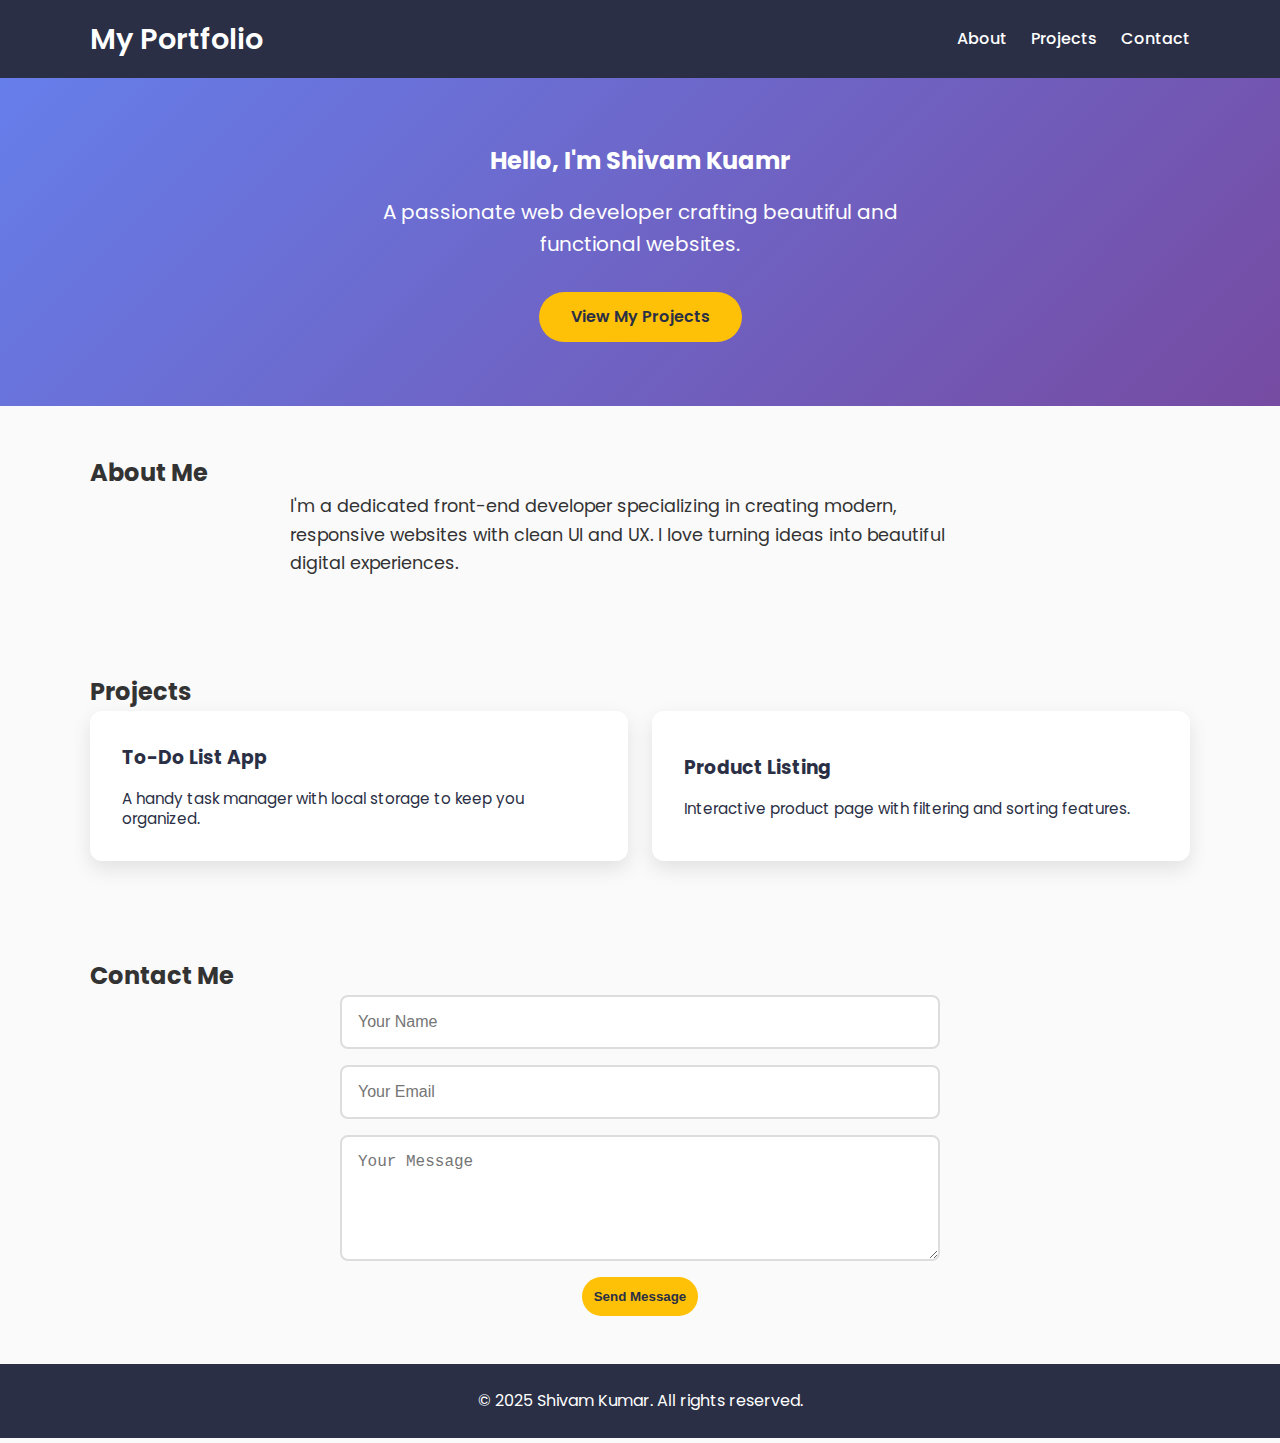
<file: index.html>
<!DOCTYPE html>
<html lang="en">
<head>
  <meta charset="UTF-8" />
  <meta name="viewport" content="width=device-width, initial-scale=1" />
  <title>Task-4</title>
  <link href="https://fonts.googleapis.com/css2?family=Poppins:wght@300;600&display=swap" rel="stylesheet" />
  <link rel="stylesheet" href="css/style.css" />
</head>
<body>
  <header class="navbar">
    <div class="container">
      <h1 class="logo">My Portfolio</h1>
      <nav>
        <ul class="nav-links">
          <li><a href="#about">About</a></li>
          <li><a href="#projects">Projects</a></li>
          <li><a href="#contact">Contact</a></li>
        </ul>
      </nav>
    </div>
  </header>

  <section id="hero" class="hero-section">
    <div class="container">
      <h2>Hello, I'm <span class="highlight">Shivam Kuamr</span></h2>
      <p class="hero-text">A passionate web developer crafting beautiful and functional websites.</p>
      <a href="#projects" class="btn-primary">View My Projects</a>
    </div>
  </section>

  <section id="about" class="section about-section container">
    <h2>About Me</h2>
    <p>
      I'm a dedicated front-end developer specializing in creating modern, responsive websites with clean UI and UX. 
      I love turning ideas into beautiful digital experiences.
    </p>
  </section>

  <section id="projects" class="section projects-section container">
    <h2>Projects</h2>
    <div class="project-grid">
      <a href="todo.html" class="project-card">
        <h3>To-Do List App</h3>
        <p>A handy task manager with local storage to keep you organized.</p>
      </a>
      <a href="products.html" class="project-card">
        <h3>Product Listing</h3>
        <p>Interactive product page with filtering and sorting features.</p>
      </a>
    </div>
  </section>

  <section id="contact" class="section contact-section container">
    <h2>Contact Me</h2>
    <form id="contactForm" class="contact-form">
      <input type="text" placeholder="Your Name" required />
      <input type="email" placeholder="Your Email" required />
      <textarea rows="5" placeholder="Your Message" required></textarea>
      <button type="submit" class="btn-primary">Send Message</button>
    </form>
  </section>

  <footer class="footer">
    <p>&copy; 2025 Shivam Kumar. All rights reserved.</p>
  </footer>

  <script src="js/main.js"></script>
</body>
</html>
</file>
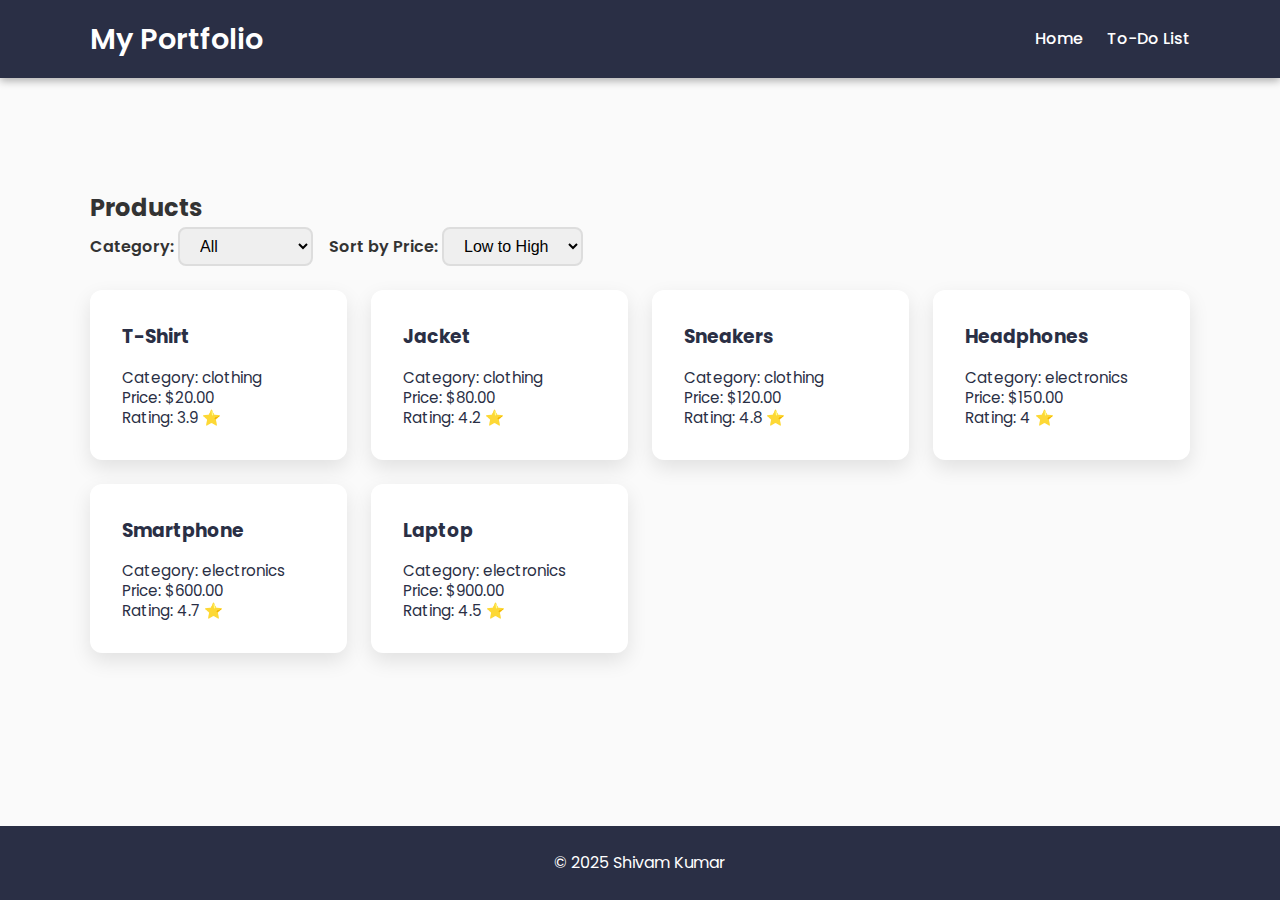
<file: products.html>
<!DOCTYPE html>
<html lang="en">
<head>
  <meta charset="UTF-8" />
  <meta name="viewport" content="width=device-width, initial-scale=1" />
  <title>Product Listing</title>
  <link href="https://fonts.googleapis.com/css2?family=Poppins:wght@300;600&display=swap" rel="stylesheet" />
  <link rel="stylesheet" href="css/style.css" />
</head>
<body>
  <header class="navbar">
    <div class="container">
      <h1 class="logo"><a href="index.html">My Portfolio</a></h1>
      <nav>
        <ul class="nav-links">
          <li><a href="index.html">Home</a></li>
          <li><a href="todo.html">To-Do List</a></li>
        </ul>
      </nav>
    </div>
  </header>

  <main class="container section">
    <h2>Products</h2>
    <div class="filters">
      <label>
        Category:
        <select id="filter-category">
          <option value="all">All</option>
          <option value="electronics">Electronics</option>
          <option value="clothing">Clothing</option>
        </select>
      </label>

      <label>
        Sort by Price:
        <select id="sort-price">
          <option value="asc">Low to High</option>
          <option value="desc">High to Low</option>
        </select>
      </label>
    </div>

    <div class="project-grid" id="product-list"></div>
  </main>

  <footer class="footer">
    <p>&copy; 2025 Shivam Kumar</p>
  </footer>

  <script src="js/products.js"></script>
</body>
</html>
</file>
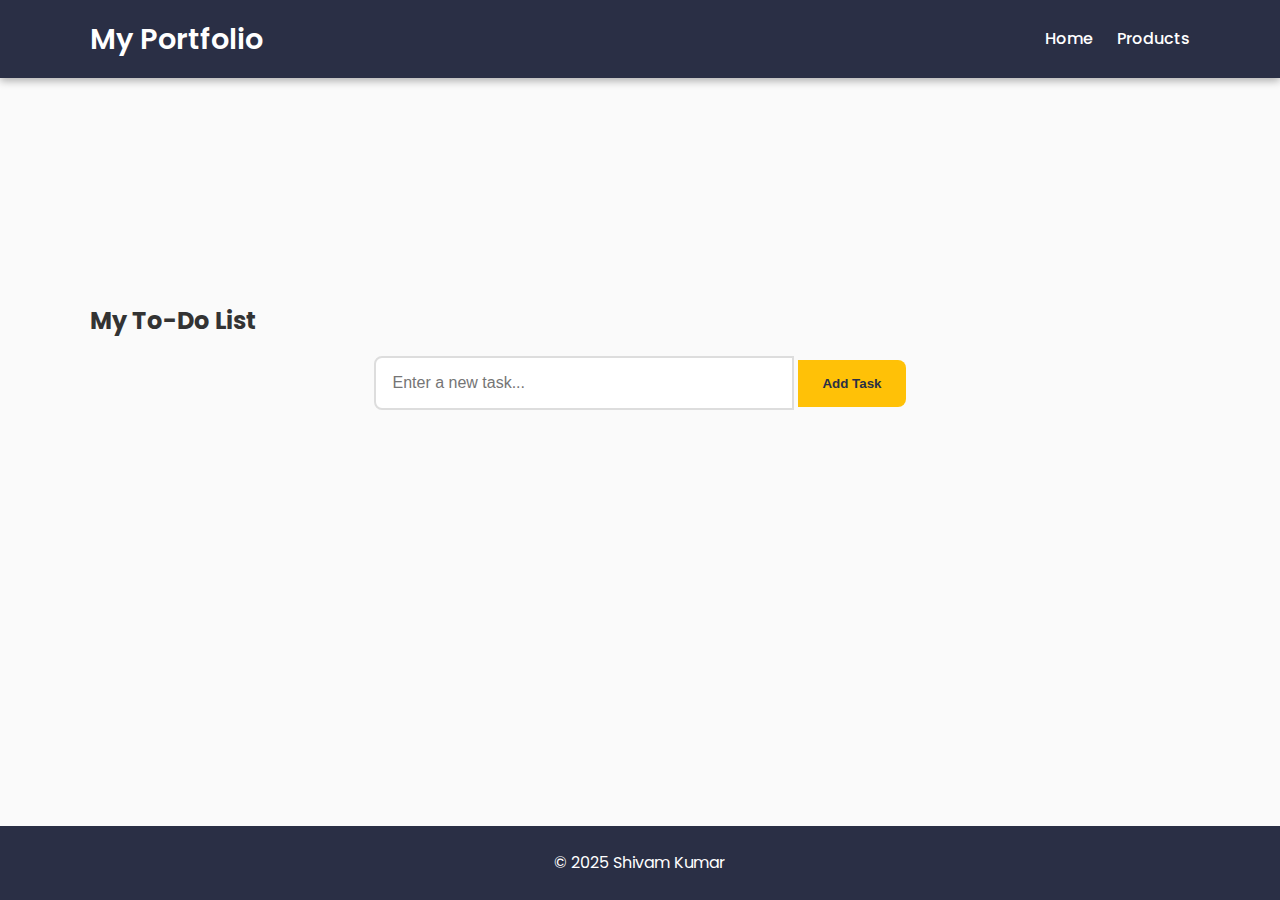
<file: todo.html>
<!DOCTYPE html>
<html lang="en">
<head>
  <meta charset="UTF-8" />
  <meta name="viewport" content="width=device-width, initial-scale=1" />
  <title>To-Do List App</title>
  <link href="https://fonts.googleapis.com/css2?family=Poppins:wght@300;600&display=swap" rel="stylesheet" />
  <link rel="stylesheet" href="css/style.css" />
</head>
<body>
  <header class="navbar">
    <div class="container">
      <h1 class="logo"><a href="index.html">My Portfolio</a></h1>
      <nav>
        <ul class="nav-links">
          <li><a href="index.html">Home</a></li>
          <li><a href="products.html">Products</a></li>
        </ul>
      </nav>
    </div>
  </header>

  <main class="container section">
    <h2>My To-Do List</h2>
    <div class="todo-app">
      <input type="text" id="todo-input" placeholder="Enter a new task..." />
      <button id="add-task" class="btn-primary">Add Task</button>
      <ul id="todo-list"></ul>
    </div>
  </main>

  <footer class="footer">
    <p>&copy; 2025 Shivam Kumar</p>
  </footer>

  <script src="js/todo.js"></script>
</body>
</html>
</file>
<file: css/style.css>
/* Reset & base */
* {
  box-sizing: border-box;
  margin: 0;
  padding: 0;
}
body {
  font-family: 'Poppins', sans-serif;
  background-color: #fafafa;
  color: #333;
  line-height: 1.6;
  min-height: 100vh;
  display: flex;
  flex-direction: column;
}

/* Container */
.container {
  width: 90%;
  max-width: 1100px;
  margin: auto;
}

/* Navbar */
.navbar {
  background-color: #2a2f45;
  padding: 1rem 0;
  color: white;
  box-shadow: 0 3px 8px rgba(0,0,0,0.3);
}
.navbar .container {
  display: flex;
  justify-content: space-between;
  align-items: center;
}
.logo {
  font-weight: 600;
  font-size: 1.8rem;
}
.logo a {
  color: white;
  text-decoration: none;
}
.nav-links {
  list-style: none;
  display: flex;
  gap: 1.5rem;
}
.nav-links a {
  color: white;
  font-weight: 500;
  text-decoration: none;
  transition: color 0.3s ease;
}
.nav-links a:hover {
  color: #ffc107;
}

/* Hero Section */
.hero-section {
  background: linear-gradient(135deg, #667eea 0%, #764ba2 100%);
  color: white;
  padding: 4rem 0;
  text-align: center;
}
.hero-text {
  font-size: 1.25rem;
  margin: 1rem 0 2rem;
  max-width: 600px;
  margin-left: auto;
  margin-right: auto;
}
.btn-primary {
  background-color: #ffc107;
  color: #2a2f45;
  font-weight: 600;
  padding: 0.75rem 2rem;
  border: none;
  border-radius: 25px;
  cursor: pointer;
  transition: background-color 0.3s ease;
  text-decoration: none;
  display: inline-block;
}
.btn-primary:hover {
  background-color: #ffca2c;
}

/* Sections */
.section {
  padding: 3rem 0;
}

/* About Section */
.about-section p {
  max-width: 700px;
  margin: auto;
  font-size: 1.1rem;
}

/* Projects */
.project-grid {
  display: grid;
  grid-template-columns: repeat(auto-fit,minmax(250px,1fr));
  gap: 1.5rem;
}
.project-card {
  background: white;
  padding: 2rem;
  border-radius: 12px;
  box-shadow: 0 8px 20px rgba(0,0,0,0.1);
  color: #2a2f45;
  text-decoration: none;
  transition: transform 0.3s ease, box-shadow 0.3s ease;
  display: flex;
  flex-direction: column;
  justify-content: center;
}
.project-card:hover {
  box-shadow: 0 12px 30px rgba(0,0,0,0.2);
  transform: translateY(-8px);
}
.project-card h3 {
  margin-bottom: 1rem;
}
.project-card p {
  font-size: 0.95rem;
  line-height: 1.3;
}

/* Contact Form */
.contact-form {
  max-width: 600px;
  margin: auto;
  display: flex;
  flex-direction: column;
  gap: 1rem;
}
.contact-form input,
.contact-form textarea {
  padding: 1rem;
  font-size: 1rem;
  border: 2px solid #ddd;
  border-radius: 8px;
  transition: border-color 0.3s ease;
}
.contact-form input:focus,
.contact-form textarea:focus {
  border-color: #ffc107;
  outline: none;
}
.contact-form button {
  max-width: 200px;
  align-self: center;
  padding: 0.75rem;
  border: none;
  border-radius: 25px;
}

/* Footer */
.footer {
  background-color: #2a2f45;
  color: white;
  text-align: center;
  padding: 1.5rem 0;
  margin-top: auto;
}

/* To-Do List */
.todo-app {
  max-width: 600px;
  margin: 1rem auto;
  text-align: center;
}
#todo-input {
  width: 70%;
  padding: 1rem;
  border: 2px solid #ddd;
  border-radius: 8px 0 0 8px;
  font-size: 1rem;
  outline: none;
}
#add-task {
  padding: 1rem 1.5rem;
  border-radius: 0 8px 8px 0;
}
#todo-list {
  list-style: none;
  margin-top: 1rem;
  padding: 0;
}
#todo-list li {
  background: white;
  padding: 0.75rem 1rem;
  margin-bottom: 0.5rem;
  border-radius: 8px;
  text-align: left;
  font-size: 1.1rem;
  box-shadow: 0 4px 12px rgba(0,0,0,0.07);
  cursor: pointer;
  transition: background-color 0.2s ease;
}
#todo-list li:hover {
  background-color: #ffc107;
  color: #2a2f45;
}

/* Products Page */
.filters {
  display: flex;
  justify-content: flex-start;
  gap: 1rem;
  margin-bottom: 1.5rem;
  flex-wrap: wrap;
}
.filters label {
  font-weight: 600;
}
.filters select {
  padding: 0.5rem 1rem;
  border-radius: 8px;
  border: 2px solid #ddd;
  outline: none;
  font-size: 1rem;
}

/* Responsive */
@media (max-width: 768px) {
  .nav-links {
    gap: 1rem;
  }
  .hero-text {
    font-size: 1rem;
  }
  .project-grid {
    grid-template-columns: 1fr;
  }
  .filters {
    flex-direction: column;
    align-items: flex-start;
  }
  #todo-input {
    width: 100%;
    border-radius: 8px;
    margin-bottom: 1rem;
  }
  #add-task {
    width: 100%;
    border-radius: 8px;
  }
}
</file>
